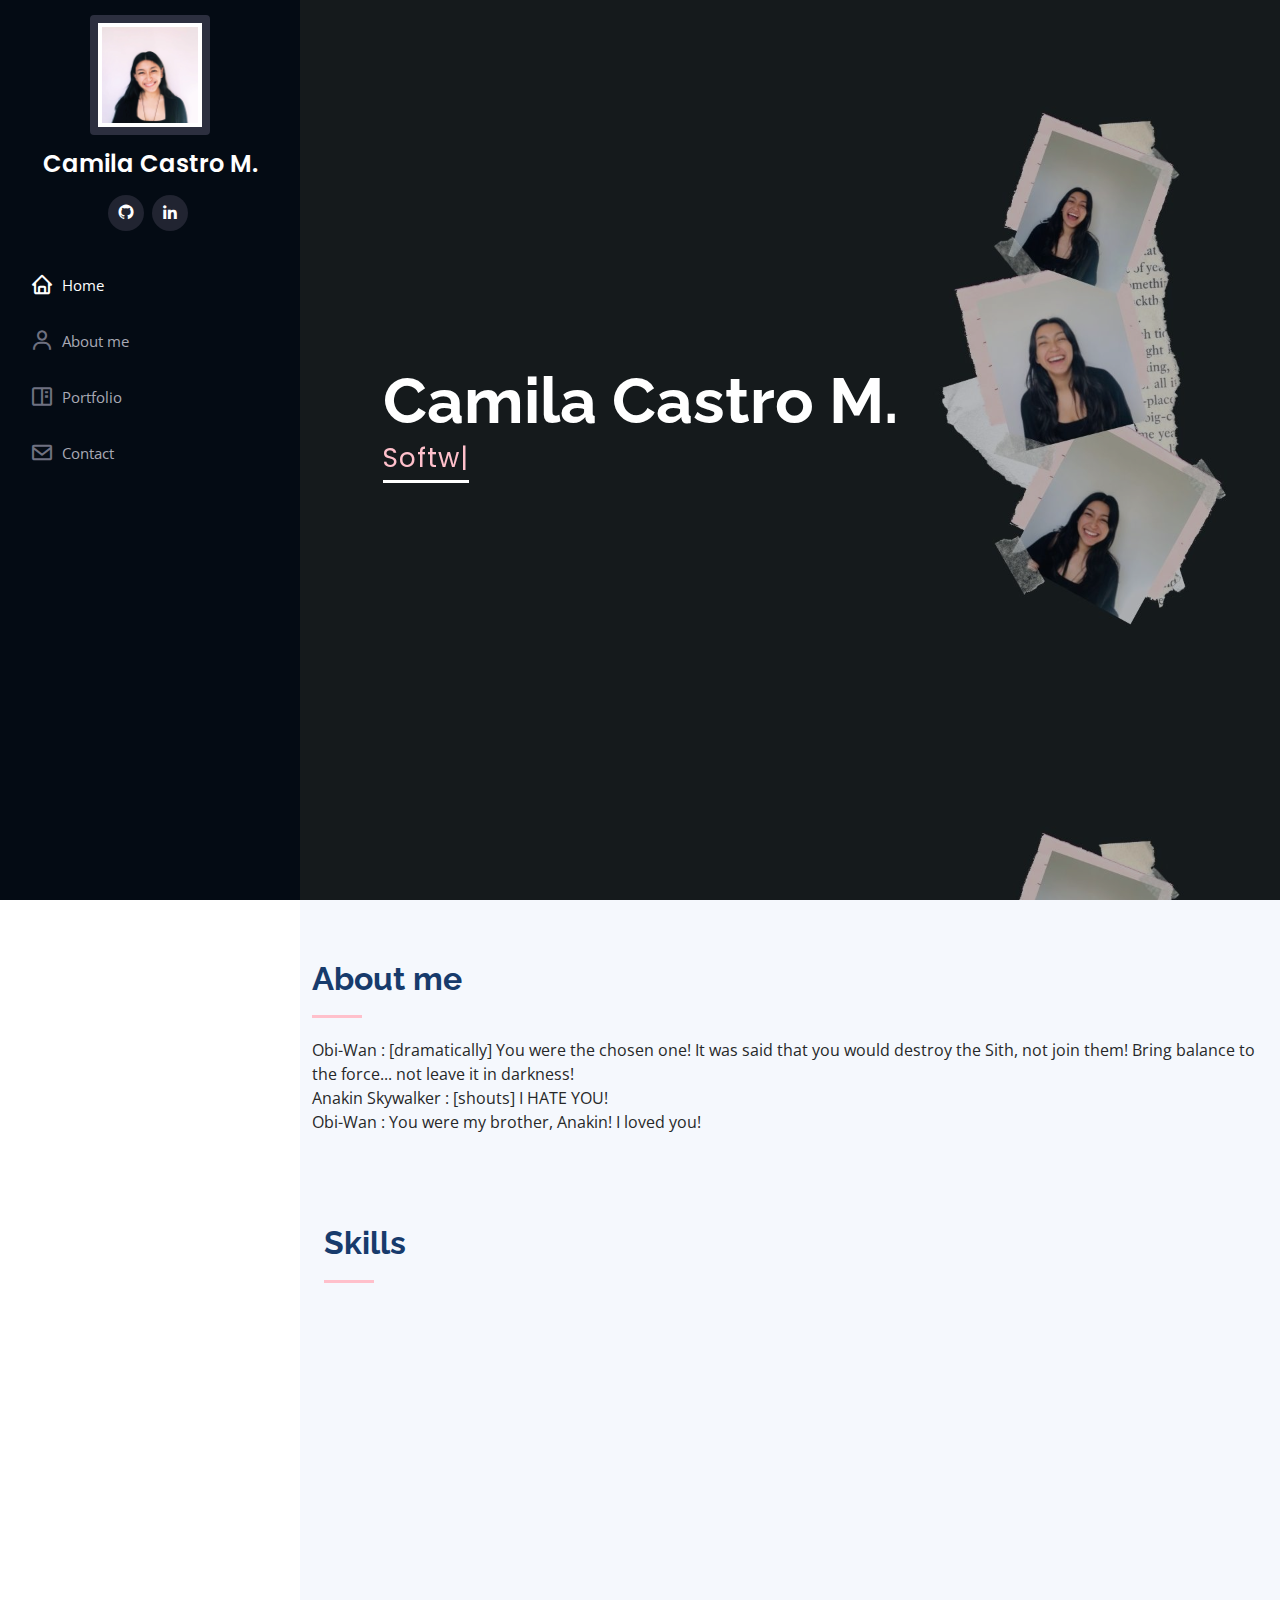
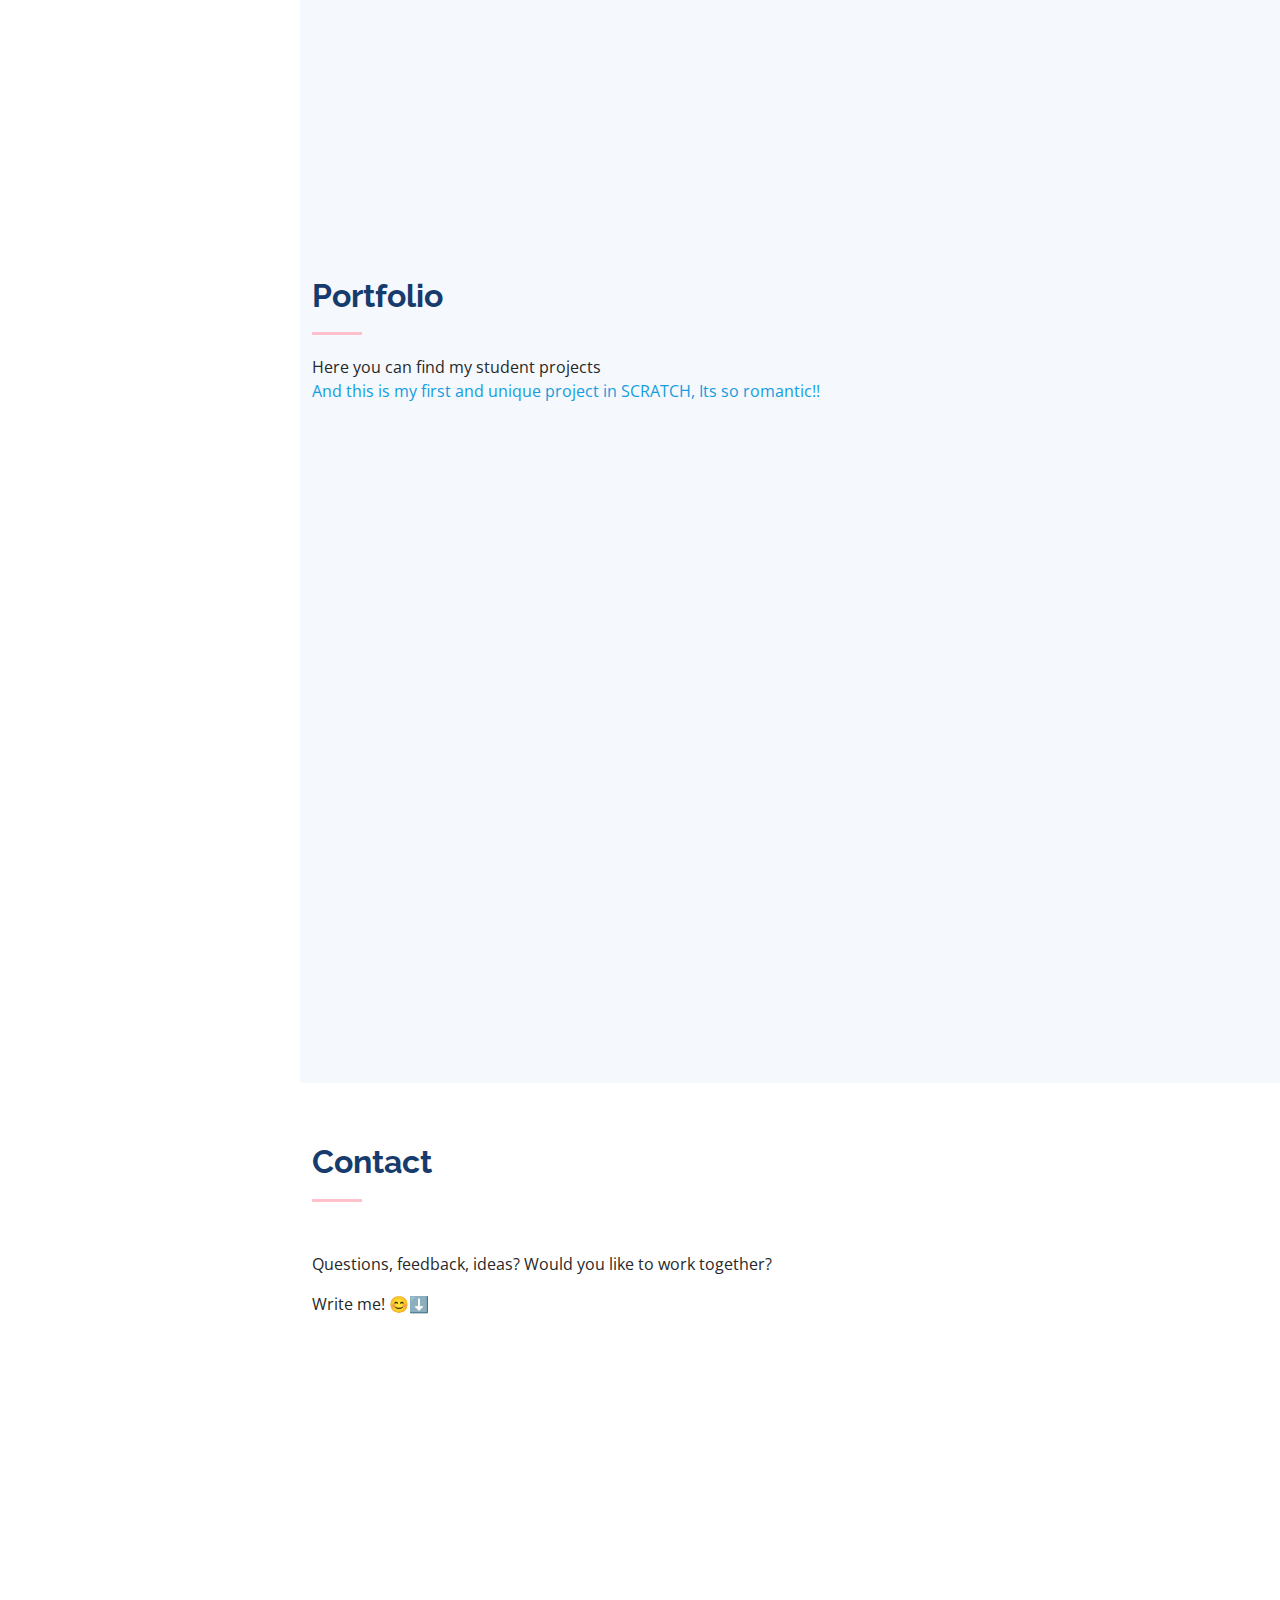
<file: index.html>
<!DOCTYPE html>
<html lang="en">

<head>
  <meta charset="utf-8">
  <meta content="width=device-width, initial-scale=1.0" name="viewport">

  <title>Cami Castro Portfolio</title>
  <meta content="" name="description">
  <meta content="" name="keywords">

  <!-- Favicons -->
  <link href="assets/img/favicon.png" rel="icon">
  <link href="assets/img/apple-touch-icon.png" rel="apple-touch-icon">

  <!-- Google Fonts -->
  <link
    href="https://fonts.googleapis.com/css?family=Open+Sans:300,300i,400,400i,600,600i,700,700i|Raleway:300,300i,400,400i,500,500i,600,600i,700,700i|Poppins:300,300i,400,400i,500,500i,600,600i,700,700i"
    rel="stylesheet">

  <!-- Vendor CSS Files -->
  <link href="assets/vendor/aos/aos.css" rel="stylesheet">
  <link href="assets/vendor/bootstrap/css/bootstrap.min.css" rel="stylesheet">
  <link href="assets/vendor/bootstrap-icons/bootstrap-icons.css" rel="stylesheet">
  <link href="assets/vendor/boxicons/css/boxicons.min.css" rel="stylesheet">
  <link href="assets/vendor/glightbox/css/glightbox.min.css" rel="stylesheet">
  <link href="assets/vendor/swiper/swiper-bundle.min.css" rel="stylesheet">

  <!-- Template Main CSS File -->
  <link href="assets/css/style.css" rel="stylesheet">

  <!-- Global site tag (gtag.js) - Google Analytics -->
  <script async src="https://www.googletagmanager.com/gtag/js?id=G-621DSJZBKD"></script>
  <script>
    window.dataLayer = window.dataLayer || [];
    function gtag() { dataLayer.push(arguments); }
    gtag('js', new Date());

    gtag('config', 'G-621DSJZBKD');
  </script>

  <!-- =======================================================
  * Template Name: iPortfolio - v3.2.0
  * Template URL: https://bootstrapmade.com/iportfolio-bootstrap-portfolio-websites-template/
  * Author: BootstrapMade.com
  * License: https://bootstrapmade.com/license/
  ======================================================== -->
</head>

<body>

  <!-- ======= Mobile nav toggle button ======= -->
  <i class="bi bi-list mobile-nav-toggle d-xl-none"></i>

  <!-- ======= Header ======= -->
  <header id="header">
    <div class="d-flex flex-column">

      <div class="profile">
        <img src="assets/img/profile-img.jpg" alt="" class="img-thumbnail">
        <h1 class="text-light"><a href="index.html">Camila Castro M.</a></h1>
        <div class="social-links mt-3 text-center">
          <a href="https://github.com/castrocami" class="github"><i class="bx bxl-github"></i></a>
          <a href="https://www.linkedin.com/in/camila-castro-mac-namara-577556165/" class="linkedin"><i
              class="bx bxl-linkedin"></i></a>
        </div>
      </div>

      <nav id="navbar" class="nav-menu navbar">
        <ul>
          <li><a href="#hero" class="nav-link scrollto active"><i class="bx bx-home"></i> <span>Home</span></a></li>
          <li><a href="#skills" class="nav-link scrollto"><i class="bx bx-user"></i> <span>About me</span></a></li>
          <!--<li><a href="#resume" class="nav-link scrollto"><i class="bx bx-file-blank"></i> <span>CV</span></a></li>-->
          <li><a href="#portfolio" class="nav-link scrollto"><i class="bx bx-book-content"></i>
              <span>Portfolio</span></a></li>
          <li><a href="#contact" class="nav-link scrollto"><i class="bx bx-envelope"></i> <span>Contact</span></a></li>
        </ul>
      </nav><!-- .nav-menu -->
    </div>
  </header><!-- End Header -->

  <!-- ======= Hero Section ======= -->
  <section id="hero" class="d-flex flex-column justify-content-center align-items-center">
    <div class="hero-container" data-aos="fade-in">
      <h1>Camila Castro M.</h1>
      <p><span class="typed" data-typed-items="Software developer, Nurse"></span></p>
    </div>
  </section><!-- End Hero -->

  <main id="main">

    <!-- ======= Skills Section ======= -->
    <section id="skills" class="skills section-bg">
      <div class="container">

        <div class="section-title">
          <h2>About me</h2>
          <p>Obi-Wan : [dramatically]  You were the chosen one! It was said that you would destroy the Sith,
              not join them! Bring balance to the force... not leave it in darkness!
          </p>
          <p>Anakin Skywalker : [shouts]  I HATE YOU!</p>
          <p>Obi-Wan : You were my brother, Anakin! I loved you!</p>
        </div>
        <section id="testimonials" class="testimonials section-bg">
          <div class="container">

            <div class="section-title">
              <h2>Skills</h2>
            </div>

            <div class="testimonials-slider swiper-container" data-aos="fade-up" data-aos-delay="100">
              <div class="swiper-wrapper">

                <div class="swiper-slide">
                  <div class="testimonial-item" data-aos="fade-up">
                    <img src="assets/img/logos/1.jpg" class="testimonial-img" alt="">
                    <h3>HTML</h3>
                    <img src="assets/img/logos/2.jpg" class="testimonial-img" alt="">
                    <h3>CSS</h3>
                  </div>
                </div>

                <div class="swiper-slide">
                  <div class="testimonial-item" data-aos="fade-up" data-aos-delay="200">
                    <img src="assets/img/logos/3.jpg" class="testimonial-img" alt="">
                    <h3>JavaScript</h3>
                    <img src="assets/img/logos/5.jpg" class="testimonial-img" alt="">
                    <h3>C</h3>
                  </div>
                </div>

                <div class="swiper-slide">
                  <div class="testimonial-item" data-aos="fade-up" data-aos-delay="100">
                    <img src="assets/img/logos/7.jpg" class="testimonial-img" alt="">
                    <h3>React</h3>
                    <img src="assets/img/logos/8.jpg" class="testimonial-img" alt="">
                    <h3>Node</h3>
                  </div>
                </div>

                <div class="swiper-slide">
                  <div class="testimonial-item" data-aos="fade-up" data-aos-delay="300">
                    <img src="assets/img/logos/4.jpg" class="testimonial-img" alt="">
                    <h3>Git</h3>
                    <img src="assets/img/logos/6.jpg" class="testimonial-img" alt="">
                    <h3>Firebase</h3>
                  </div>
                </div>

              </div>
              <div class="swiper-pagination"></div>
            </div>

          </div>
        </section>

      </div>
    </section><!-- End Skills Section -->
    <!-- ======= Portfolio Section ======= -->
    <section id="portfolio" class="portfolio section-bg">
      <div class="container">

        <div class="section-title">
          <h2>Portfolio</h2>
          <p> Here you can find my student projects</p>
          <a href="https://scratch.mit.edu/projects/520422554/"> And this is my first and unique project in SCRATCH, Its
            so romantic!! </a>
        </div>

        <div class="row" data-aos="fade-up">
          <div class="col-lg-12 d-flex justify-content-center">
            <ul id="portfolio-flters">
              <li data-filter="*" class="filter-active">All</li>
              <li data-filter=".filter-app">Front-end</li>
              <li data-filter=".filter-card">Back-end</li>
            </ul>
          </div>
        </div>

        <div class="row portfolio-container" data-aos="fade-up" data-aos-delay="100">

          <div class="col-lg-4 col-md-6 portfolio-item filter-app">
            <div class="portfolio-wrap">
              <img src="assets/img/portfolio/portfolio-1.jpg" class="img-fluid" alt="">
              <div class="portfolio-links">
                <a href="portfolio-details1.html" title="More Details"><i class="bx bx-link"></i></a>
              </div>
            </div>
          </div>

          <div class="col-lg-4 col-md-6 portfolio-item filter-web">
            <div class="portfolio-wrap">
              <img src="assets/img/portfolio/portfolio-2.jpg" class="img-fluid" alt="">
              <div class="portfolio-links">
                <a href="portfolio-details2.html" title="More Details"><i class="bx bx-link"></i></a>
              </div>
            </div>
          </div>

          <div class="col-lg-4 col-md-6 portfolio-item filter-app">
            <div class="portfolio-wrap">
              <img src="assets/img/portfolio/portfolio-3.jpg" class="img-fluid" alt="">
              <div class="portfolio-links">
                <a href="portfolio-details3.html" title="More Details"><i class="bx bx-link"></i></a>
              </div>
            </div>
          </div>

          <div class="col-lg-4 col-md-6 portfolio-item filter-card">
            <div class="portfolio-wrap">
              <img src="assets/img/portfolio/portfolio-4.jpg" class="img-fluid" alt="">
              <div class="portfolio-links">
                <a href="portfolio-details4.html" title="More Details"><i class="bx bx-link"></i></a>
              </div>
            </div>
          </div>

          <div class="col-lg-4 col-md-6 portfolio-item filter-app">
            <div class="portfolio-wrap">
              <img src="assets/img/portfolio/portfolio-5.jpg" class="img-fluid" alt="">
              <div class="portfolio-links">
                <a href="portfolio-details5.html" title="More Details"><i class="bx bx-link"></i></a>
              </div>
            </div>
          </div>
        </div>
    </section><!-- End Portfolio Section -->

    <!-- ======= Contact Section ======= -->
    <section id="contact" class="contact">
      <div class="container">

        <div class="section-title">
          <h2>Contact</h2>
        </div>
        <p>Questions, feedback, ideas? Would you like to work together?</p>
        <p>Write me! 😊⬇️ </p>
        <div class="row" data-aos="fade-in">

          <div class="col-lg-5 d-flex align-items-stretch">
            <div class="info">

              <div class="email">
                <i class="bi bi-envelope"></i>
                <h4>Mail:</h4>
                <p>ccastromn@gmail.com</p>
              </div>

              <div class="phone">
                <i class="bi bi-phone"></i>
                <h4>Phone:</h4>
                <p>+569 9 9896 7617</p>
              </div>
            </div>

          </div>
  </main><!-- End #main -->

  <!-- ======= Footer ======= -->
  <a href="#" class="back-to-top d-flex align-items-center justify-content-center"><i
      class="bi bi-arrow-up-short"></i></a>

  <!-- Vendor JS Files -->
  <script src="assets/vendor/aos/aos.js"></script>
  <script src="assets/vendor/bootstrap/js/bootstrap.bundle.min.js"></script>
  <script src="assets/vendor/glightbox/js/glightbox.min.js"></script>
  <script src="assets/vendor/isotope-layout/isotope.pkgd.min.js"></script>
  <script src="assets/vendor/php-email-form/validate.js"></script>
  <script src="assets/vendor/purecounter/purecounter.js"></script>
  <script src="assets/vendor/swiper/swiper-bundle.min.js"></script>
  <script src="assets/vendor/typed.js/typed.min.js"></script>
  <script src="assets/vendor/waypoints/noframework.waypoints.js"></script>

  <!-- Template Main JS File -->
  <script src="assets/js/main.js"></script>

</body>

</html>
</file>
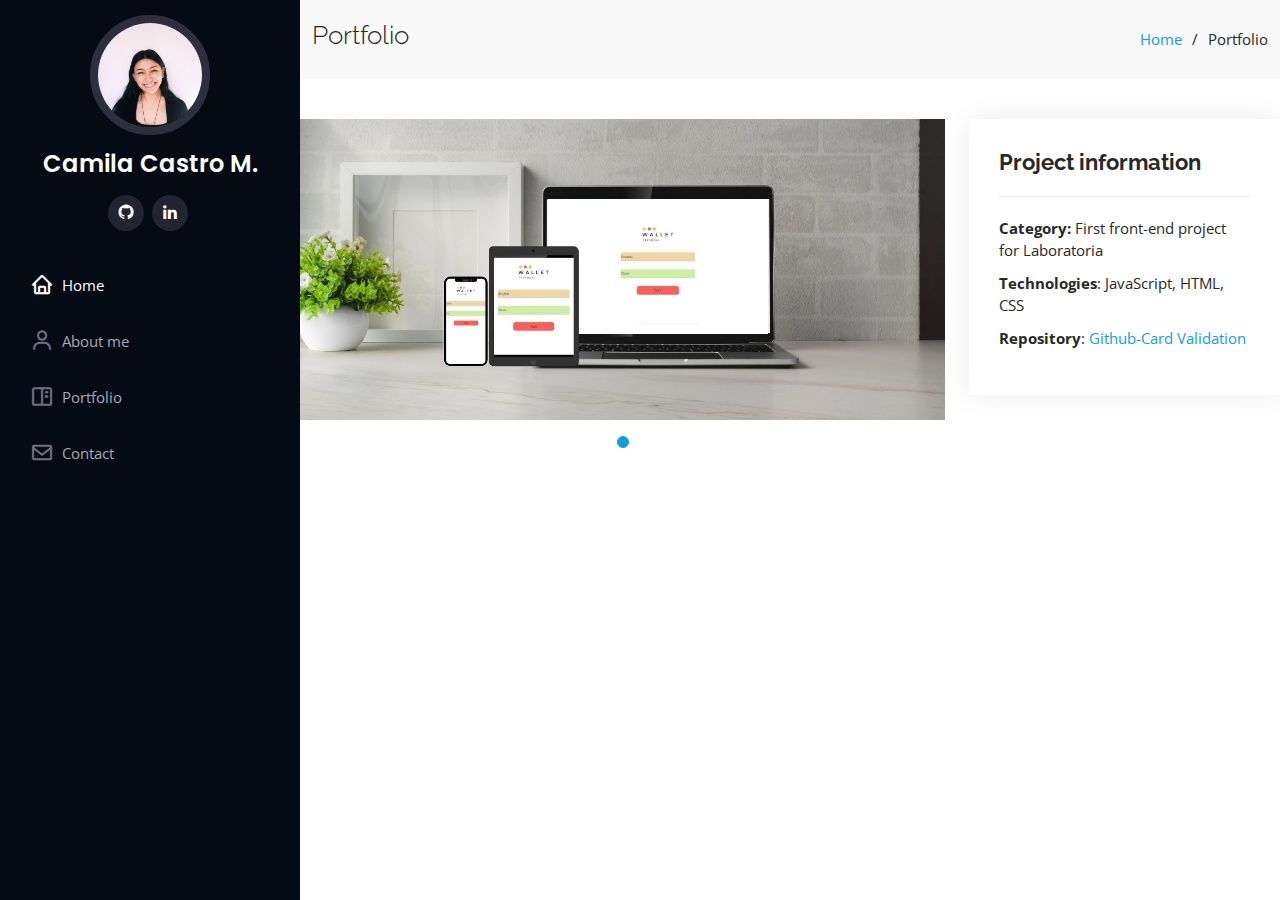
<file: portfolio-details1.html>
<!DOCTYPE html>
<html lang="en">

<head>
  <meta charset="utf-8">
  <meta content="width=device-width, initial-scale=1.0" name="viewport">

  <title>Cami Castro Portfolio</title>
  <meta content="" name="description">
  <meta content="" name="keywords">

  <!-- Favicons -->
  <link href="assets/img/favicon.png" rel="icon">
  <link href="assets/img/apple-touch-icon.png" rel="apple-touch-icon">

  <!-- Google Fonts -->
  <link href="https://fonts.googleapis.com/css?family=Open+Sans:300,300i,400,400i,600,600i,700,700i|Raleway:300,300i,400,400i,500,500i,600,600i,700,700i|Poppins:300,300i,400,400i,500,500i,600,600i,700,700i" rel="stylesheet">

  <!-- Vendor CSS Files -->
  <link href="assets/vendor/aos/aos.css" rel="stylesheet">
  <link href="assets/vendor/bootstrap/css/bootstrap.min.css" rel="stylesheet">
  <link href="assets/vendor/bootstrap-icons/bootstrap-icons.css" rel="stylesheet">
  <link href="assets/vendor/boxicons/css/boxicons.min.css" rel="stylesheet">
  <link href="assets/vendor/glightbox/css/glightbox.min.css" rel="stylesheet">
  <link href="assets/vendor/swiper/swiper-bundle.min.css" rel="stylesheet">

  <!-- Template Main CSS File -->
  <link href="assets/css/style.css" rel="stylesheet">

  <!-- =======================================================
  * Template Name: iPortfolio - v3.2.0
  * Template URL: https://bootstrapmade.com/iportfolio-bootstrap-portfolio-websites-template/
  * Author: BootstrapMade.com
  * License: https://bootstrapmade.com/license/
  ======================================================== -->
</head>

<body>

  <!-- ======= Mobile nav toggle button ======= -->
  <i class="bi bi-list mobile-nav-toggle d-xl-none"></i>

  <!-- ======= Header ======= -->
  <header id="header">
    <div class="d-flex flex-column">

      <div class="profile">
        <img src="assets/img/profile-img.jpg" alt="" class="img-fluid rounded-circle">
        <h1 class="text-light"><a href="index.html">Camila Castro M.</a></h1>
        <div class="social-links mt-3 text-center">
          <a href="https://github.com/castrocami" class="github"><i class="bx bxl-github"></i></a>
          <a href="https://www.linkedin.com/in/camila-castro-mac-namara-577556165/" class="linkedin"><i class="bx bxl-linkedin"></i></a>
        </div>
      </div>

      <nav id="navbar" class="nav-menu navbar">
        <ul>
          <li><a href="index.html#portfolio" class="nav-link scrollto active"><i class="bx bx-home"></i> <span>Home</span></a></li>
          <li><a href="index.html#skills" class="nav-link scrollto"><i class="bx bx-user"></i> <span>About me</span></a></li>
          <li><a href="index.html#portfolio" class="nav-link scrollto"><i class="bx bx-book-content"></i> <span>Portfolio</span></a></li>
          <li><a href="index.html#contact" class="nav-link scrollto"><i class="bx bx-envelope"></i> <span>Contact</span></a></li>
        </ul>
      </nav><!-- .nav-menu -->
    </div>
  </header><!-- End Header -->

  <main id="main">

    <!-- ======= Breadcrumbs ======= -->
    <section id="breadcrumbs" class="breadcrumbs">
      <div class="container">

        <div class="d-flex justify-content-between align-items-center">
          <h2>Portfolio</h2>
          <ol>
            <li><a href="index.html">Home</a></li>
            <li>Portfolio</li>
          </ol>
        </div>

      </div>
    </section><!-- End Breadcrumbs -->

    <!-- ======= Portfolio Details Section ======= -->
    <section id="portfolio-details" class="portfolio-details">
      <div class="container-portfolio-1">

        <div class="row gy-4">

          <div class="col-lg-8">
            <div class="portfolio-details-slider swiper-container">
              <div class="swiper-wrapper align-items-center">

                <div class="swiper-slide">
                  <img src="assets/img/portfolio/portfolio-details-1.jpg" alt="">
                </div>
              </div>
              <div class="swiper-pagination"></div>
            </div>
          </div>

          <div class="col-lg-4">
            <div class="portfolio-info">
              <h3>Project information</h3>
              <ul>
                <li><strong>Category:</strong> First front-end project for Laboratoria</li>
                <li><strong>Technologies</strong>: JavaScript, HTML, CSS</li>
                <li><strong>Repository</strong>: <a href=https://github.com/castrocami/SCL016-card-validation/>Github-Card Validation</a></li>
              </ul>
            </div>
          </div>

        </div>

      </div>
    </section><!-- End Portfolio Details Section -->

  </main><!-- End #main -->

  <a href="#" class="back-to-top d-flex align-items-center justify-content-center"><i class="bi bi-arrow-up-short"></i></a>

  <!-- Vendor JS Files -->
  <script src="assets/vendor/aos/aos.js"></script>
  <script src="assets/vendor/bootstrap/js/bootstrap.bundle.min.js"></script>
  <script src="assets/vendor/glightbox/js/glightbox.min.js"></script>
  <script src="assets/vendor/isotope-layout/isotope.pkgd.min.js"></script>
  <script src="assets/vendor/php-email-form/validate.js"></script>
  <script src="assets/vendor/purecounter/purecounter.js"></script>
  <script src="assets/vendor/swiper/swiper-bundle.min.js"></script>
  <script src="assets/vendor/typed.js/typed.min.js"></script>
  <script src="assets/vendor/waypoints/noframework.waypoints.js"></script>

  <!-- Template Main JS File -->
  <script src="assets/js/main.js"></script>

</body>

</html>
</file>
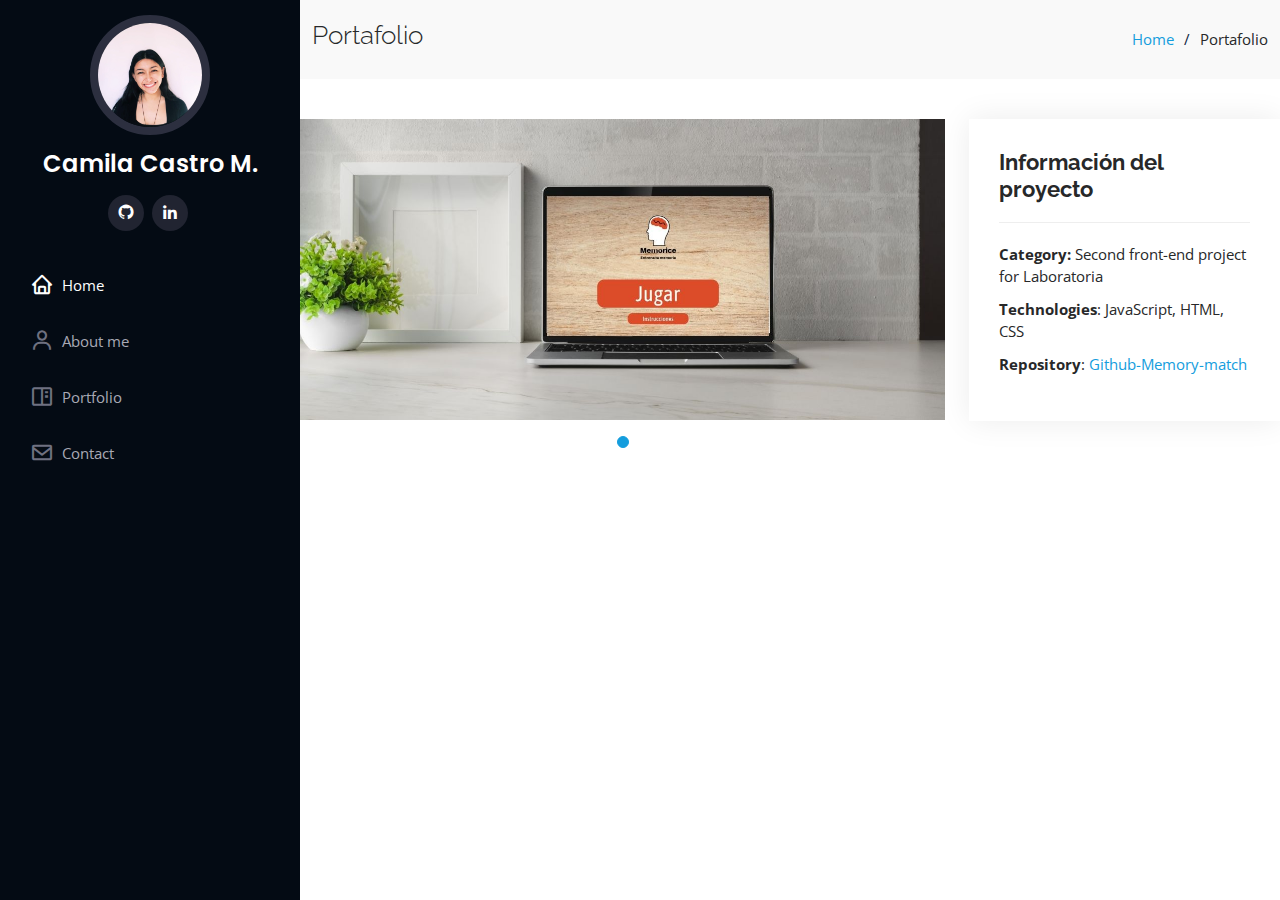
<file: portfolio-details2.html>
<!DOCTYPE html>
<html lang="en">

<head>
  <meta charset="utf-8">
  <meta content="width=device-width, initial-scale=1.0" name="viewport">

  <title>Cami Castro Portfolio</title>
  <meta content="" name="description">
  <meta content="" name="keywords">

  <!-- Favicons -->
  <link href="assets/img/favicon.png" rel="icon">
  <link href="assets/img/apple-touch-icon.png" rel="apple-touch-icon">

  <!-- Google Fonts -->
  <link href="https://fonts.googleapis.com/css?family=Open+Sans:300,300i,400,400i,600,600i,700,700i|Raleway:300,300i,400,400i,500,500i,600,600i,700,700i|Poppins:300,300i,400,400i,500,500i,600,600i,700,700i" rel="stylesheet">

  <!-- Vendor CSS Files -->
  <link href="assets/vendor/aos/aos.css" rel="stylesheet">
  <link href="assets/vendor/bootstrap/css/bootstrap.min.css" rel="stylesheet">
  <link href="assets/vendor/bootstrap-icons/bootstrap-icons.css" rel="stylesheet">
  <link href="assets/vendor/boxicons/css/boxicons.min.css" rel="stylesheet">
  <link href="assets/vendor/glightbox/css/glightbox.min.css" rel="stylesheet">
  <link href="assets/vendor/swiper/swiper-bundle.min.css" rel="stylesheet">

  <!-- Template Main CSS File -->
  <link href="assets/css/style.css" rel="stylesheet">

  <!-- =======================================================
  * Template Name: iPortfolio - v3.2.0
  * Template URL: https://bootstrapmade.com/iportfolio-bootstrap-portfolio-websites-template/
  * Author: BootstrapMade.com
  * License: https://bootstrapmade.com/license/
  ======================================================== -->
</head>

<body>

  <!-- ======= Mobile nav toggle button ======= -->
  <i class="bi bi-list mobile-nav-toggle d-xl-none"></i>

  <!-- ======= Header ======= -->
  <header id="header">
    <div class="d-flex flex-column">

      <div class="profile">
        <img src="assets/img/profile-img.jpg" alt="" class="img-fluid rounded-circle">
        <h1 class="text-light"><a href="index.html">Camila Castro M.</a></h1>
        <div class="social-links mt-3 text-center">
          <a href="https://github.com/castrocami" class="github"><i class="bx bxl-github"></i></a>
          <a href="https://www.linkedin.com/in/camila-castro-mac-namara-577556165/" class="linkedin"><i class="bx bxl-linkedin"></i></a>
        </div>
      </div>

      <nav id="navbar" class="nav-menu navbar">
        <ul>
            <li><a href="index.html#portfolio" class="nav-link scrollto active"><i class="bx bx-home"></i> <span>Home</span></a></li>
            <li><a href="index.html#skills" class="nav-link scrollto"><i class="bx bx-user"></i> <span>About me</span></a></li>
            <li><a href="index.html#portfolio" class="nav-link scrollto"><i class="bx bx-book-content"></i> <span>Portfolio</span></a></li>
            <li><a href="index.html#contact" class="nav-link scrollto"><i class="bx bx-envelope"></i> <span>Contact</span></a></li>
        </ul>
      </nav><!-- .nav-menu -->
    </div>
  </header><!-- End Header -->

  <main id="main">

    <!-- ======= Breadcrumbs ======= -->
    <section id="breadcrumbs" class="breadcrumbs">
      <div class="container">

        <div class="d-flex justify-content-between align-items-center">
          <h2>Portafolio</h2>
          <ol>
            <li><a href="index.html">Home</a></li>
            <li>Portafolio</li>
          </ol>
        </div>

      </div>
    </section><!-- End Breadcrumbs -->

    <!-- ======= Portfolio Details Section ======= -->
    <section id="portfolio-details" class="portfolio-details">
      <div class="container-portfolio-1">

        <div class="row gy-4">

          <div class="col-lg-8">
            <div class="portfolio-details-slider swiper-container">
              <div class="swiper-wrapper align-items-center">

                <div class="swiper-slide">
                  <img src="assets/img/portfolio/portfolio-details-2.jpg" alt="">
                </div>
              </div>
              <div class="swiper-pagination"></div>
            </div>
          </div>

          <div class="col-lg-4">
            <div class="portfolio-info">
              <h3>Información del proyecto</h3>
              <ul>
                <li><strong>Category:</strong> Second front-end project for Laboratoria</li>
                <li><strong>Technologies</strong>: JavaScript, HTML, CSS</li>
                <li><strong>Repository</strong>: <a href=https://github.com/castrocami/SCL016-memory-match-game/>Github-Memory-match</a></li>
              </ul>
            </div>
          </div>

        </div>

      </div>
    </section><!-- End Portfolio Details Section -->

  </main><!-- End #main -->

  <a href="#" class="back-to-top d-flex align-items-center justify-content-center"><i class="bi bi-arrow-up-short"></i></a>

  <!-- Vendor JS Files -->
  <script src="assets/vendor/aos/aos.js"></script>
  <script src="assets/vendor/bootstrap/js/bootstrap.bundle.min.js"></script>
  <script src="assets/vendor/glightbox/js/glightbox.min.js"></script>
  <script src="assets/vendor/isotope-layout/isotope.pkgd.min.js"></script>
  <script src="assets/vendor/php-email-form/validate.js"></script>
  <script src="assets/vendor/purecounter/purecounter.js"></script>
  <script src="assets/vendor/swiper/swiper-bundle.min.js"></script>
  <script src="assets/vendor/typed.js/typed.min.js"></script>
  <script src="assets/vendor/waypoints/noframework.waypoints.js"></script>

  <!-- Template Main JS File -->
  <script src="assets/js/main.js"></script>

</body>

</html>
</file>
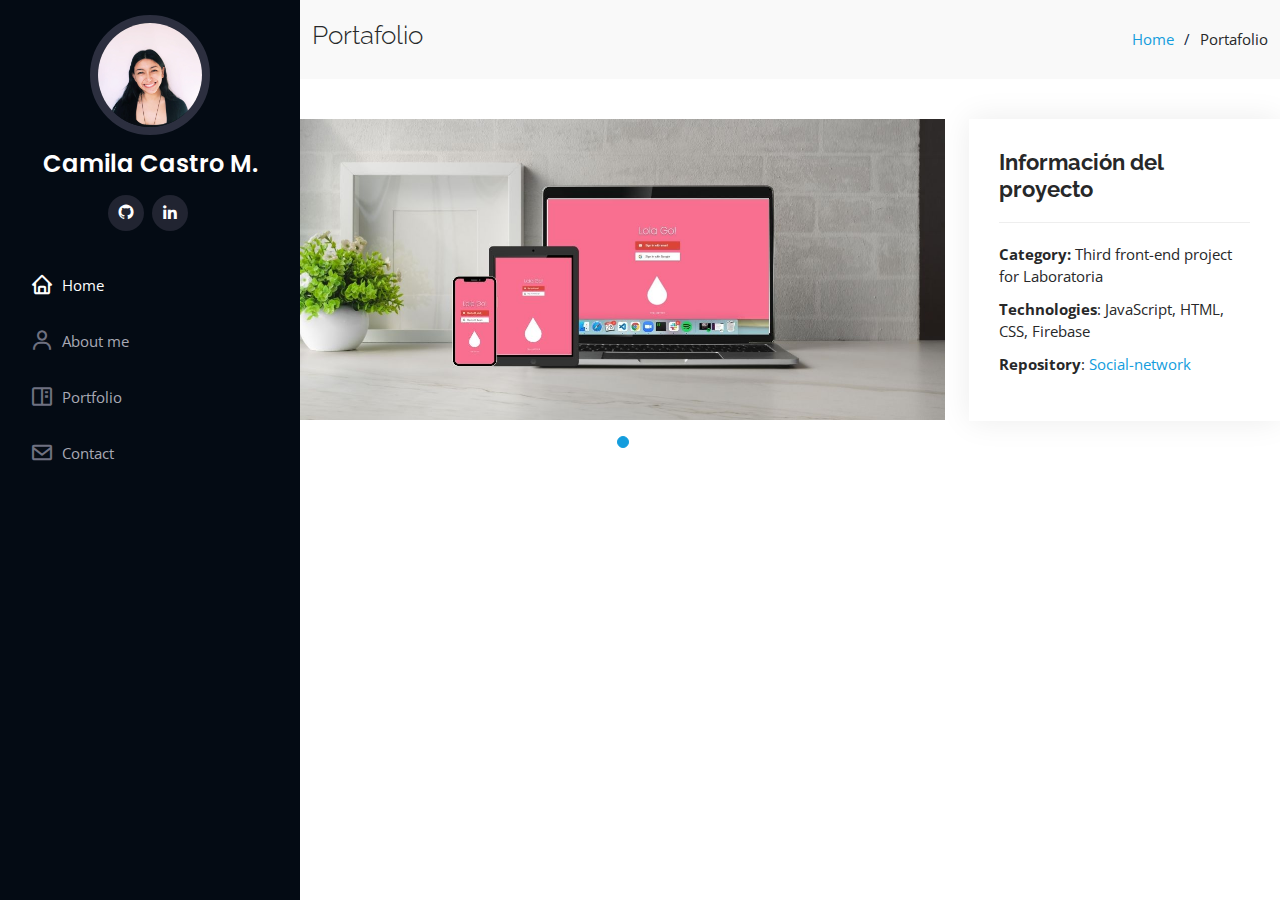
<file: portfolio-details3.html>
<!DOCTYPE html>
<html lang="en">

<head>
  <meta charset="utf-8">
  <meta content="width=device-width, initial-scale=1.0" name="viewport">

  <title>Cami Castro Portfolio</title>
  <meta content="" name="description">
  <meta content="" name="keywords">

  <!-- Favicons -->
  <link href="assets/img/favicon.png" rel="icon">
  <link href="assets/img/apple-touch-icon.png" rel="apple-touch-icon">

  <!-- Google Fonts -->
  <link href="https://fonts.googleapis.com/css?family=Open+Sans:300,300i,400,400i,600,600i,700,700i|Raleway:300,300i,400,400i,500,500i,600,600i,700,700i|Poppins:300,300i,400,400i,500,500i,600,600i,700,700i" rel="stylesheet">

  <!-- Vendor CSS Files -->
  <link href="assets/vendor/aos/aos.css" rel="stylesheet">
  <link href="assets/vendor/bootstrap/css/bootstrap.min.css" rel="stylesheet">
  <link href="assets/vendor/bootstrap-icons/bootstrap-icons.css" rel="stylesheet">
  <link href="assets/vendor/boxicons/css/boxicons.min.css" rel="stylesheet">
  <link href="assets/vendor/glightbox/css/glightbox.min.css" rel="stylesheet">
  <link href="assets/vendor/swiper/swiper-bundle.min.css" rel="stylesheet">

  <!-- Template Main CSS File -->
  <link href="assets/css/style.css" rel="stylesheet">

  <!-- =======================================================
  * Template Name: iPortfolio - v3.2.0
  * Template URL: https://bootstrapmade.com/iportfolio-bootstrap-portfolio-websites-template/
  * Author: BootstrapMade.com
  * License: https://bootstrapmade.com/license/
  ======================================================== -->
</head>

<body>

  <!-- ======= Mobile nav toggle button ======= -->
  <i class="bi bi-list mobile-nav-toggle d-xl-none"></i>

  <!-- ======= Header ======= -->
  <header id="header">
    <div class="d-flex flex-column">

      <div class="profile">
        <img src="assets/img/profile-img.jpg" alt="" class="img-fluid rounded-circle">
        <h1 class="text-light"><a href="index.html">Camila Castro M.</a></h1>
        <div class="social-links mt-3 text-center">
          <a href="https://github.com/castrocami" class="github"><i class="bx bxl-github"></i></a>
          <a href="https://www.linkedin.com/in/camila-castro-mac-namara-577556165/" class="linkedin"><i class="bx bxl-linkedin"></i></a>
        </div>
      </div>

      <nav id="navbar" class="nav-menu navbar">
        <ul>
            <li><a href="index.html#portfolio" class="nav-link scrollto active"><i class="bx bx-home"></i> <span>Home</span></a></li>
            <li><a href="index.html#skills" class="nav-link scrollto"><i class="bx bx-user"></i> <span>About me</span></a></li>
            <li><a href="index.html#portfolio" class="nav-link scrollto"><i class="bx bx-book-content"></i> <span>Portfolio</span></a></li>
            <li><a href="index.html#contact" class="nav-link scrollto"><i class="bx bx-envelope"></i> <span>Contact</span></a></li>
        </ul>
      </nav><!-- .nav-menu -->
    </div>
  </header><!-- End Header -->

  <main id="main">

    <!-- ======= Breadcrumbs ======= -->
    <section id="breadcrumbs" class="breadcrumbs">
      <div class="container">

        <div class="d-flex justify-content-between align-items-center">
          <h2>Portafolio</h2>
          <ol>
            <li><a href="index.html">Home</a></li>
            <li>Portafolio</li>
          </ol>
        </div>

      </div>
    </section><!-- End Breadcrumbs -->

    <!-- ======= Portfolio Details Section ======= -->
    <section id="portfolio-details" class="portfolio-details">
      <div class="container-portfolio-1">

        <div class="row gy-4">

          <div class="col-lg-8">
            <div class="portfolio-details-slider swiper-container">
              <div class="swiper-wrapper align-items-center">

                <div class="swiper-slide">
                  <img src="assets/img/portfolio/portfolio-details-3.jpg" alt="">
                </div>
              </div>
              <div class="swiper-pagination"></div>
            </div>
          </div>

          <div class="col-lg-4">
            <div class="portfolio-info">
              <h3>Información del proyecto</h3>
              <ul>
                <li><strong>Category:</strong> Third front-end project for Laboratoria</li>
                <li><strong>Technologies</strong>: JavaScript, HTML, CSS, Firebase</li>
                <li><strong>Repository</strong>: <a href=https://github.com/castrocami/SCL016-social-network/>Social-network</a></li>
              </ul>
            </div>
          </div>

        </div>

      </div>
    </section><!-- End Portfolio Details Section -->

  </main><!-- End #main -->


  <a href="#" class="back-to-top d-flex align-items-center justify-content-center"><i class="bi bi-arrow-up-short"></i></a>

  <!-- Vendor JS Files -->
  <script src="assets/vendor/aos/aos.js"></script>
  <script src="assets/vendor/bootstrap/js/bootstrap.bundle.min.js"></script>
  <script src="assets/vendor/glightbox/js/glightbox.min.js"></script>
  <script src="assets/vendor/isotope-layout/isotope.pkgd.min.js"></script>
  <script src="assets/vendor/php-email-form/validate.js"></script>
  <script src="assets/vendor/purecounter/purecounter.js"></script>
  <script src="assets/vendor/swiper/swiper-bundle.min.js"></script>
  <script src="assets/vendor/typed.js/typed.min.js"></script>
  <script src="assets/vendor/waypoints/noframework.waypoints.js"></script>

  <!-- Template Main JS File -->
  <script src="assets/js/main.js"></script>

</body>

</html>
</file>
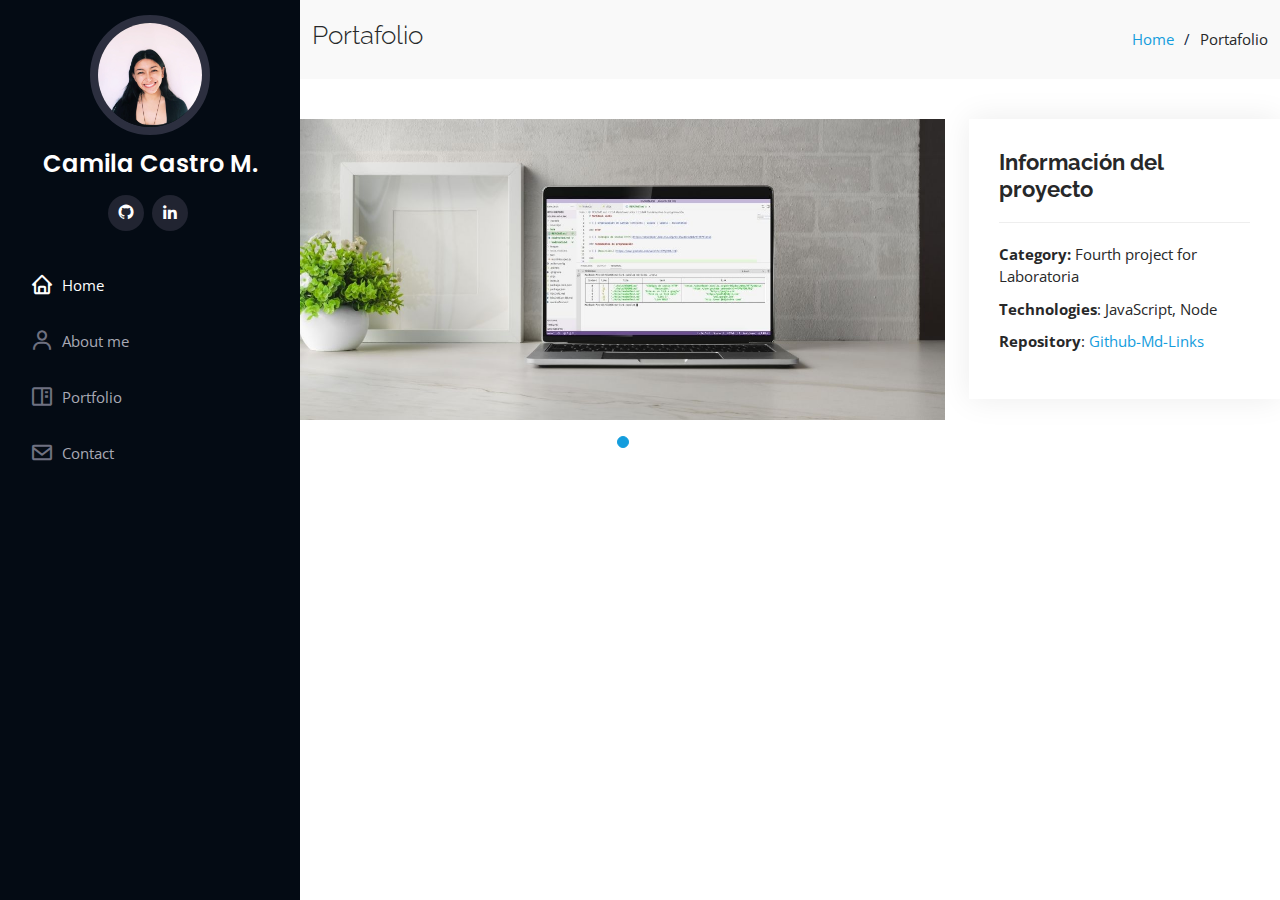
<file: portfolio-details4.html>
<!DOCTYPE html>
<html lang="en">

<head>
  <meta charset="utf-8">
  <meta content="width=device-width, initial-scale=1.0" name="viewport">

  <title>Cami Castro Portfolio</title>
  <meta content="" name="description">
  <meta content="" name="keywords">

  <!-- Favicons -->
  <link href="assets/img/favicon.png" rel="icon">
  <link href="assets/img/apple-touch-icon.png" rel="apple-touch-icon">

  <!-- Google Fonts -->
  <link href="https://fonts.googleapis.com/css?family=Open+Sans:300,300i,400,400i,600,600i,700,700i|Raleway:300,300i,400,400i,500,500i,600,600i,700,700i|Poppins:300,300i,400,400i,500,500i,600,600i,700,700i" rel="stylesheet">

  <!-- Vendor CSS Files -->
  <link href="assets/vendor/aos/aos.css" rel="stylesheet">
  <link href="assets/vendor/bootstrap/css/bootstrap.min.css" rel="stylesheet">
  <link href="assets/vendor/bootstrap-icons/bootstrap-icons.css" rel="stylesheet">
  <link href="assets/vendor/boxicons/css/boxicons.min.css" rel="stylesheet">
  <link href="assets/vendor/glightbox/css/glightbox.min.css" rel="stylesheet">
  <link href="assets/vendor/swiper/swiper-bundle.min.css" rel="stylesheet">

  <!-- Template Main CSS File -->
  <link href="assets/css/style.css" rel="stylesheet">

  <!-- =======================================================
  * Template Name: iPortfolio - v3.2.0
  * Template URL: https://bootstrapmade.com/iportfolio-bootstrap-portfolio-websites-template/
  * Author: BootstrapMade.com
  * License: https://bootstrapmade.com/license/
  ======================================================== -->
</head>

<body>

  <!-- ======= Mobile nav toggle button ======= -->
  <i class="bi bi-list mobile-nav-toggle d-xl-none"></i>

  <!-- ======= Header ======= -->
  <header id="header">
    <div class="d-flex flex-column">

      <div class="profile">
        <img src="assets/img/profile-img.jpg" alt="" class="img-fluid rounded-circle">
        <h1 class="text-light"><a href="index.html">Camila Castro M.</a></h1>
        <div class="social-links mt-3 text-center">
          <a href="https://github.com/castrocami" class="github"><i class="bx bxl-github"></i></a>
          <a href="https://www.linkedin.com/in/camila-castro-mac-namara-577556165/" class="linkedin"><i class="bx bxl-linkedin"></i></a>
        </div>
      </div>

      <nav id="navbar" class="nav-menu navbar">
        <ul>
            <li><a href="index.html#portfolio" class="nav-link scrollto active"><i class="bx bx-home"></i> <span>Home</span></a></li>
            <li><a href="index.html#skills" class="nav-link scrollto"><i class="bx bx-user"></i> <span>About me</span></a></li>
            <li><a href="index.html#portfolio" class="nav-link scrollto"><i class="bx bx-book-content"></i> <span>Portfolio</span></a></li>
            <li><a href="index.html#contact" class="nav-link scrollto"><i class="bx bx-envelope"></i> <span>Contact</span></a></li>
        </ul>
      </nav><!-- .nav-menu -->
    </div>
  </header><!-- End Header -->

  <main id="main">

    <!-- ======= Breadcrumbs ======= -->
    <section id="breadcrumbs" class="breadcrumbs">
      <div class="container">

        <div class="d-flex justify-content-between align-items-center">
          <h2>Portafolio</h2>
          <ol>
            <li><a href="index.html">Home</a></li>
            <li>Portafolio</li>
          </ol>
        </div>

      </div>
    </section><!-- End Breadcrumbs -->

    <!-- ======= Portfolio Details Section ======= -->
    <section id="portfolio-details" class="portfolio-details">
      <div class="container-portfolio-1">

        <div class="row gy-4">

          <div class="col-lg-8">
            <div class="portfolio-details-slider swiper-container">
              <div class="swiper-wrapper align-items-center">

                <div class="swiper-slide">
                  <img src="assets/img/portfolio/portfolio-details-4.jpg" alt="">
                </div>
              </div>
              <div class="swiper-pagination"></div>
            </div>
          </div>

          <div class="col-lg-4">
            <div class="portfolio-info">
              <h3>Información del proyecto</h3>
              <ul>
                <li><strong>Category:</strong> Fourth project for Laboratoria</li>
                <li><strong>Technologies</strong>: JavaScript, Node</li>
                <li><strong>Repository</strong>: <a href=https://github.com/castrocami/SCL016-md-link/>Github-Md-Links</a></li>
              </ul>
            </div>
          </div>

        </div>

      </div>
    </section><!-- End Portfolio Details Section -->

  </main><!-- End #main -->


  <a href="#" class="back-to-top d-flex align-items-center justify-content-center"><i class="bi bi-arrow-up-short"></i></a>

  <!-- Vendor JS Files -->
  <script src="assets/vendor/aos/aos.js"></script>
  <script src="assets/vendor/bootstrap/js/bootstrap.bundle.min.js"></script>
  <script src="assets/vendor/glightbox/js/glightbox.min.js"></script>
  <script src="assets/vendor/isotope-layout/isotope.pkgd.min.js"></script>
  <script src="assets/vendor/php-email-form/validate.js"></script>
  <script src="assets/vendor/purecounter/purecounter.js"></script>
  <script src="assets/vendor/swiper/swiper-bundle.min.js"></script>
  <script src="assets/vendor/typed.js/typed.min.js"></script>
  <script src="assets/vendor/waypoints/noframework.waypoints.js"></script>

  <!-- Template Main JS File -->
  <script src="assets/js/main.js"></script>

</body>

</html>
</file>
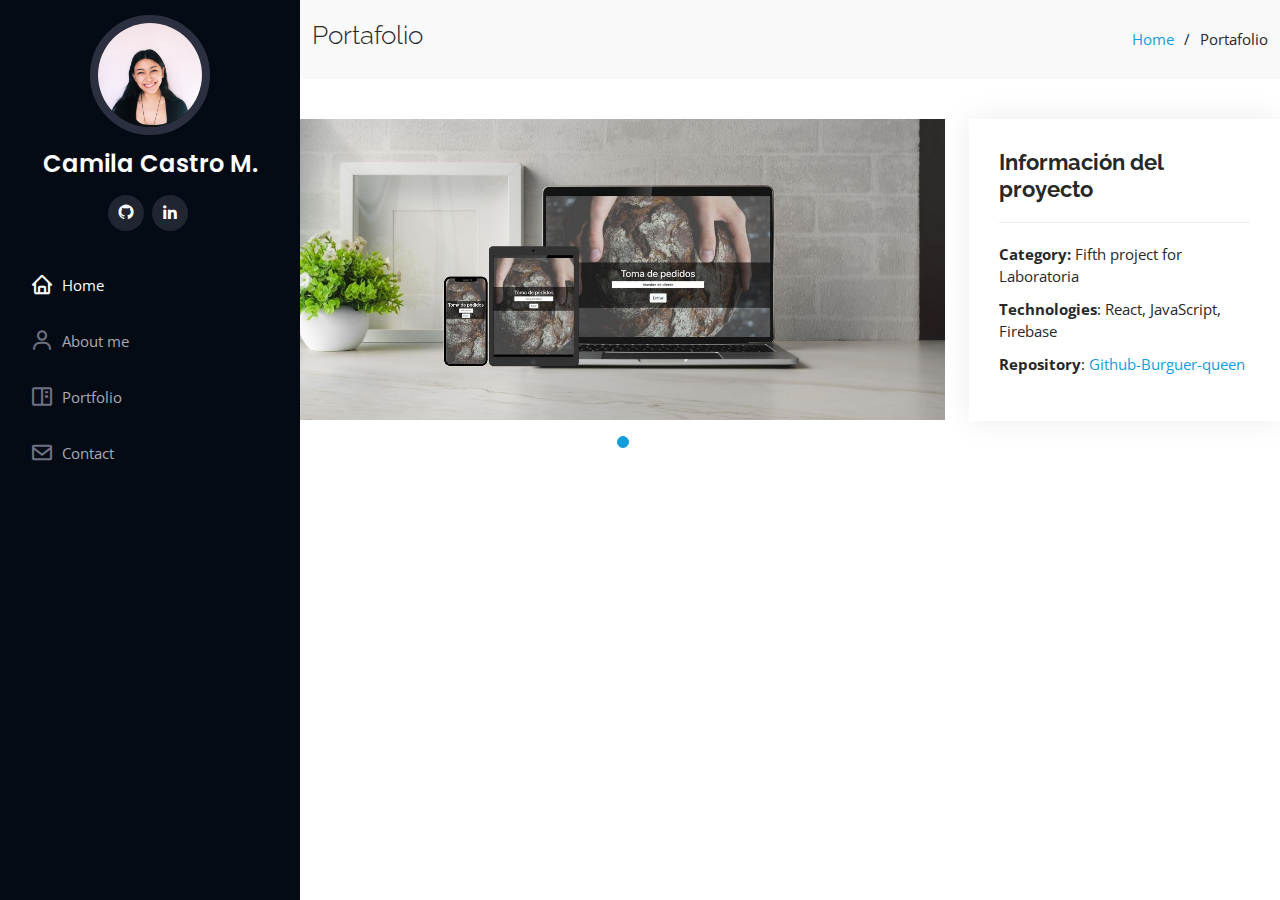
<file: portfolio-details5.html>
<!DOCTYPE html>
<html lang="en">

<head>
  <meta charset="utf-8">
  <meta content="width=device-width, initial-scale=1.0" name="viewport">

  <title>Cami Castro Portfolio</title>
  <meta content="" name="description">
  <meta content="" name="keywords">

  <!-- Favicons -->
  <link href="assets/img/favicon.png" rel="icon">
  <link href="assets/img/apple-touch-icon.png" rel="apple-touch-icon">

  <!-- Google Fonts -->
  <link href="https://fonts.googleapis.com/css?family=Open+Sans:300,300i,400,400i,600,600i,700,700i|Raleway:300,300i,400,400i,500,500i,600,600i,700,700i|Poppins:300,300i,400,400i,500,500i,600,600i,700,700i" rel="stylesheet">

  <!-- Vendor CSS Files -->
  <link href="assets/vendor/aos/aos.css" rel="stylesheet">
  <link href="assets/vendor/bootstrap/css/bootstrap.min.css" rel="stylesheet">
  <link href="assets/vendor/bootstrap-icons/bootstrap-icons.css" rel="stylesheet">
  <link href="assets/vendor/boxicons/css/boxicons.min.css" rel="stylesheet">
  <link href="assets/vendor/glightbox/css/glightbox.min.css" rel="stylesheet">
  <link href="assets/vendor/swiper/swiper-bundle.min.css" rel="stylesheet">

  <!-- Template Main CSS File -->
  <link href="assets/css/style.css" rel="stylesheet">

  <!-- =======================================================
  * Template Name: iPortfolio - v3.2.0
  * Template URL: https://bootstrapmade.com/iportfolio-bootstrap-portfolio-websites-template/
  * Author: BootstrapMade.com
  * License: https://bootstrapmade.com/license/
  ======================================================== -->
</head>

<body>

  <!-- ======= Mobile nav toggle button ======= -->
  <i class="bi bi-list mobile-nav-toggle d-xl-none"></i>

  <!-- ======= Header ======= -->
  <header id="header">
    <div class="d-flex flex-column">

      <div class="profile">
        <img src="assets/img/profile-img.jpg" alt="" class="img-fluid rounded-circle">
        <h1 class="text-light"><a href="index.html">Camila Castro M.</a></h1>
        <div class="social-links mt-3 text-center">
          <a href="https://github.com/castrocami" class="github"><i class="bx bxl-github"></i></a>
          <a href="https://www.linkedin.com/in/camila-castro-mac-namara-577556165/" class="linkedin"><i class="bx bxl-linkedin"></i></a>
        </div>
      </div>

      <nav id="navbar" class="nav-menu navbar">
        <ul>
            <li><a href="index.html#portfolio" class="nav-link scrollto active"><i class="bx bx-home"></i> <span>Home</span></a></li>
            <li><a href="index.html#skills" class="nav-link scrollto"><i class="bx bx-user"></i> <span>About me</span></a></li>
            <li><a href="index.html#portfolio" class="nav-link scrollto"><i class="bx bx-book-content"></i> <span>Portfolio</span></a></li>
            <li><a href="index.html#contact" class="nav-link scrollto"><i class="bx bx-envelope"></i> <span>Contact</span></a></li>
        </ul>
      </nav><!-- .nav-menu -->
    </div>
  </header><!-- End Header -->

  <main id="main">

    <!-- ======= Breadcrumbs ======= -->
    <section id="breadcrumbs" class="breadcrumbs">
      <div class="container">

        <div class="d-flex justify-content-between align-items-center">
          <h2>Portafolio</h2>
          <ol>
            <li><a href="index.html">Home</a></li>
            <li>Portafolio</li>
          </ol>
        </div>

      </div>
    </section><!-- End Breadcrumbs -->

    <!-- ======= Portfolio Details Section ======= -->
    <section id="portfolio-details" class="portfolio-details">
      <div class="container-portfolio-1">

        <div class="row gy-4">

          <div class="col-lg-8">
            <div class="portfolio-details-slider swiper-container">
              <div class="swiper-wrapper align-items-center">

                <div class="swiper-slide">
                  <img src="assets/img/portfolio/portfolio-details-5.jpg" alt="">
                </div>
              </div>
              <div class="swiper-pagination"></div>
            </div>
          </div>

          <div class="col-lg-4">
            <div class="portfolio-info">
              <h3>Información del proyecto</h3>
              <ul>
                <li><strong>Category:</strong> Fifth project for Laboratoria</li>
                <li><strong>Technologies</strong>: React, JavaScript, Firebase</li>
                <li><strong>Repository</strong>: <a href=https://github.com/castrocami/SCL016-burger-queen/>Github-Burguer-queen</a></li>
              </ul>
            </div>
          </div>

        </div>

      </div>
    </section><!-- End Portfolio Details Section -->

  </main><!-- End #main -->


  <a href="#" class="back-to-top d-flex align-items-center justify-content-center"><i class="bi bi-arrow-up-short"></i></a>

  <!-- Vendor JS Files -->
  <script src="assets/vendor/aos/aos.js"></script>
  <script src="assets/vendor/bootstrap/js/bootstrap.bundle.min.js"></script>
  <script src="assets/vendor/glightbox/js/glightbox.min.js"></script>
  <script src="assets/vendor/isotope-layout/isotope.pkgd.min.js"></script>
  <script src="assets/vendor/php-email-form/validate.js"></script>
  <script src="assets/vendor/purecounter/purecounter.js"></script>
  <script src="assets/vendor/swiper/swiper-bundle.min.js"></script>
  <script src="assets/vendor/typed.js/typed.min.js"></script>
  <script src="assets/vendor/waypoints/noframework.waypoints.js"></script>

  <!-- Template Main JS File -->
  <script src="assets/js/main.js"></script>

</body>

</html>
</file>
<file: assets/css/style.css>
/**
* Template Name: iPortfolio - v3.2.0
* Template URL: https://bootstrapmade.com/iportfolio-bootstrap-portfolio-websites-template/
* Author: BootstrapMade.com
* License: https://bootstrapmade.com/license/
*/

/*--------------------------------------------------------------
# General
--------------------------------------------------------------*/
body {
  font-family: "Open Sans", sans-serif;
  color: #272829;
}

a {
  color: #149ddd;
  text-decoration: none;
}

a:hover {
  color: #37b3ed;
  text-decoration: none;
}

h1, h2, h3, h4, h5, h6 {
  font-family: "Raleway", sans-serif;
}

/*--------------------------------------------------------------
# Back to top button
--------------------------------------------------------------*/
.back-to-top {
  position: fixed;
  visibility: hidden;
  opacity: 0;
  right: 15px;
  bottom: 15px;
  z-index: 996;
  background:pink;
  width: 40px;
  height: 40px;
  border-radius: 50px;
  transition: all 0.4s;
}

.back-to-top i {
  font-size: 28px;
  color: #fff;
  line-height: 0;
}

.back-to-top:hover {
  background: #2eafec;
  color: #fff;
}

.back-to-top.active {
  visibility: visible;
  opacity: 1;
}

/*--------------------------------------------------------------
# Header
--------------------------------------------------------------*/
#header {
  position: fixed;
  top: 0;
  left: 0;
  bottom: 0;
  width: 300px;
  transition: all ease-in-out 0.5s;
  z-index: 9997;
  transition: all 0.5s;
  padding: 0 15px;
  background: #040b14;
  overflow-y: auto;
}

#header .profile img {
  margin: 15px auto;
  display: block;
  width: 120px;
  border: 8px solid #2c2f3f;
}

#header .profile h1 {
  font-size: 24px;
  margin: 0;
  padding: 0;
  font-weight: 600;
  -moz-text-align-last: center;
  text-align-last: center;
  font-family: "Poppins", sans-serif;
}

#header .profile h1 a, #header .profile h1 a:hover {
  color: #fff;
  text-decoration: none;
}

#header .profile .social-links a {
  font-size: 18px;
  display: inline-block;
  background: #212431;
  color: #fff;
  line-height: 1;
  padding: 8px 0;
  margin-right: 4px;
  border-radius: 50%;
  text-align: center;
  width: 36px;
  height: 36px;
  transition: 0.3s;
}

#header .profile .social-links a:hover {
  background: #149ddd;
  color: #fff;
  text-decoration: none;
}

#main {
  margin-left: 300px;
}

@media (max-width: 1199px) {
  #header {
    left: -300px;
  }
  #main {
    margin-left: 0;
  }
}

/*--------------------------------------------------------------
# Navigation Menu
--------------------------------------------------------------*/
/* Desktop Navigation */
.nav-menu {
  padding: 30px 0 0 0;
}

.nav-menu * {
  margin: 0;
  padding: 0;
  list-style: none;
}

.nav-menu > ul > li {
  position: relative;
  white-space: nowrap;
}

.nav-menu a {
  display: flex;
  align-items: center;
  color: #a8a9b4;
  padding: 12px 15px;
  margin-bottom: 8px;
  transition: 0.3s;
  font-size: 15px;
}

.nav-menu a i {
  font-size: 24px;
  padding-right: 8px;
  color: #6f7180;
}

.nav-menu a:hover, .nav-menu .active, .nav-menu li:hover > a {
  text-decoration: none;
  color: #fff;
}

.nav-menu a:hover i, .nav-menu .active i, .nav-menu li:hover > a i {
  color: white;
}

/* Mobile Navigation */
.mobile-nav-toggle {
  position: fixed;
  right: 15px;
  top: 15px;
  z-index: 9998;
  border: 0;
  font-size: 24px;
  transition: all 0.4s;
  outline: none !important;
  background-color: pink;
  color: #fff;
  width: 40px;
  height: 40px;
  display: inline-flex;
  align-items: center;
  justify-content: center;
  line-height: 0;
  border-radius: 50px;
  cursor: pointer;
}

.mobile-nav-active {
  overflow: hidden;
}

.mobile-nav-active #header {
  left: 0;
}

/*--------------------------------------------------------------
# Hero Section
--------------------------------------------------------------*/
#hero {
  width: 100%;
  height: 100vh;
  background: url("../img/profilepic.jpg") top center;
  background-size: cover;
}

#hero:before {
  content: "";
  background: rgba(5, 13, 24, 0.3);
  position: absolute;
  bottom: 0;
  top: 0;
  left: 0;
  right: 0;
  z-index: 1;
}

#hero .hero-container {
  position: relative;
  z-index: 2;
  min-width: 300px;
}

#hero h1 {
  margin: 0 0 10px 0;
  font-size: 64px;
  font-weight: 700;
  line-height: 56px;
  color: #fff;
}

#hero p {
  color:pink;
  margin-bottom: 50px;
  font-size: 26px;
  font-family: "Poppins", sans-serif;
}

#hero p span {
  color: pink;
  padding-bottom: 4px;
  letter-spacing: 1px;
  border-bottom: 3px solid white;
}

@media (min-width: 1024px) {
  #hero {
    /*background-attachment: fixed;*/
    width: 100%;
    height: 100vh;
    background: url("../img/profilepic.jpg") top center;
    background-size: contain;
  }
}

@media (max-width: 768px) {
  #hero {
    width: 100%;
    height: 100vh;
    background: url("../img/profilepic.jpg") top center;
    background-size: contain;
  }
  #hero h1 {
    font-size: 28px;
    line-height: 36px;
  }
  #hero h2 {
    font-size: 18px;
    line-height: 24px;
    margin-bottom: 30px;
  }
}

/*--------------------------------------------------------------
# Sections General
--------------------------------------------------------------*/
section {
  padding: 60px 0;
  overflow: hidden;
}

.section-bg {
  background: #f5f8fd;
}

.section-title {
  padding-bottom: 30px;
}

.section-title h2 {
  font-size: 32px;
  font-weight: bold;
  margin-bottom: 20px;
  padding-bottom: 20px;
  position: relative;
  color: #173b6c;
}

.section-title h2::after {
  content: '';
  position: absolute;
  display: block;
  width: 50px;
  height: 3px;
  background: pink;
  bottom: 0;
  left: 0;
}

.section-title p {
  margin-bottom: 0;
}

/*--------------------------------------------------------------
# About
--------------------------------------------------------------*/
.about .content h3 {
  font-weight: 700;
  font-size: 26px;
  color: #173b6c;
}

.about .content ul {
  list-style: none;
  padding: 0;
}

.about .content ul li {
  margin-bottom: 20px;
  display: flex;
  align-items: center;
}

.about .content ul strong {
  margin-right: 10px;
}

.about .content ul i {
  font-size: 16px;
  margin-right: 5px;
  color: #149ddd;
  line-height: 0;
}

.about .content p:last-child {
  margin-bottom: 0;
}

/*--------------------------------------------------------------
# Facts
--------------------------------------------------------------*/
.facts {
  padding-bottom: 30px;
}

.facts .count-box {
  padding: 30px;
  width: 100%;
}

.facts .count-box i {
  display: block;
  font-size: 44px;
  color: #149ddd;
  float: left;
  line-height: 0;
}

.facts .count-box span {
  font-size: 48px;
  line-height: 40px;
  display: block;
  font-weight: 700;
  color: #050d18;
  margin-left: 60px;
}

.facts .count-box p {
  padding: 15px 0 0 0;
  margin: 0 0 0 60px;
  font-family: "Raleway", sans-serif;
  font-size: 14px;
  color: #122f57;
}

.facts .count-box a {
  font-weight: 600;
  display: block;
  margin-top: 20px;
  color: #122f57;
  font-size: 15px;
  font-family: "Poppins", sans-serif;
  transition: ease-in-out 0.3s;
}

.facts .count-box a:hover {
  color: #1f5297;
}

/*--------------------------------------------------------------
# Akills
--------------------------------------------------------------*/

.swiper-slide img {
  /*height: 20vh;*/
  width: 10vw;
}
.skills .progress {
  height: 60px;
  display: block;
  background: none;
  border-radius: 0;
}

.skills .progress .skill {
  padding: 0;
  margin: 0 0 6px 0;
  text-transform: uppercase;
  display: block;
  font-weight: 600;
  font-family: "Poppins", sans-serif;
  color: #050d18;
}

.skills .progress .skill .val {
  float: right;
  font-style: normal;
}

.skills .progress-bar-wrap {
  background: #dce8f8;
  height: 10px;
}

.skills .progress-bar {
  width: 1px;
  height: 10px;
  transition: .9s;
  background-color: #149ddd;
}


/*--------------------------------------------------------------
# Resume
--------------------------------------------------------------*/
.resume .resume-title {
  font-size: 26px;
  font-weight: 700;
  margin-top: 20px;
  margin-bottom: 20px;
  color: #050d18;
}

.resume .resume-item {
  padding: 0 0 20px 20px;
  margin-top: -2px;
  border-left: 2px solid #1f5297;
  position: relative;
}

.resume .resume-item h4 {
  line-height: 18px;
  font-size: 18px;
  font-weight: 600;
  text-transform: uppercase;
  font-family: "Poppins", sans-serif;
  color: #050d18;
  margin-bottom: 10px;
}

.resume .resume-item h5 {
  font-size: 16px;
  background: #e4edf9;
  padding: 5px 15px;
  display: inline-block;
  font-weight: 600;
  margin-bottom: 10px;
}

.resume .resume-item ul {
  padding-left: 20px;
}

.resume .resume-item ul li {
  padding-bottom: 10px;
}

.resume .resume-item:last-child {
  padding-bottom: 0;
}

.resume .resume-item::before {
  content: "";
  position: absolute;
  width: 16px;
  height: 16px;
  border-radius: 50px;
  left: -9px;
  top: 0;
  background: #fff;
  border: 2px solid #1f5297;
}

/*--------------------------------------------------------------
# Portfolio
--------------------------------------------------------------*/
.portfolio .portfolio-item {
  margin-bottom: 30px;
}

.portfolio #portfolio-flters {
  padding: 0;
  margin: 0 auto 35px auto;
  list-style: none;
  text-align: center;
  background: #fff;
  border-radius: 50px;
  padding: 2px 15px;
}

.portfolio #portfolio-flters li {
  cursor: pointer;
  display: inline-block;
  padding: 10px 15px 8px 15px;
  font-size: 14px;
  font-weight: 600;
  line-height: 1;
  text-transform: uppercase;
  color: #272829;
  margin-bottom: 5px;
  transition: all 0.3s ease-in-out;
}

.portfolio #portfolio-flters li:hover, .portfolio #portfolio-flters li.filter-active {
  color: #149ddd;
}

.portfolio #portfolio-flters li:last-child {
  margin-right: 0;
}

.portfolio .portfolio-wrap {
  transition: 0.3s;
  position: relative;
  overflow: hidden;
  z-index: 1;
}

.portfolio .portfolio-wrap::before {
  content: "";
  background: rgba(255, 255, 255, 0.5);
  position: absolute;
  left: 0;
  right: 0;
  top: 0;
  bottom: 0;
  transition: all ease-in-out 0.3s;
  z-index: 2;
  opacity: 0;
}

.portfolio .portfolio-wrap .portfolio-links {
  opacity: 1;
  left: 0;
  right: 0;
  bottom: -60px;
  z-index: 3;
  position: absolute;
  transition: all ease-in-out 0.3s;
  display: flex;
  justify-content: center;
}

.portfolio .portfolio-wrap .portfolio-links a {
  color: #fff;
  font-size: 28px;
  text-align: center;
  background: rgba(20, 157, 221, 0.75);
  transition: 0.3s;
  width: 50%;
}

.portfolio .portfolio-wrap .portfolio-links a:hover {
  background: rgba(20, 157, 221, 0.95);
}

.portfolio .portfolio-wrap .portfolio-links a + a {
  border-left: 1px solid #37b3ed;
}

.portfolio .portfolio-wrap:hover::before {
  top: 0;
  left: 0;
  right: 0;
  bottom: 0;
  opacity: 1;
}

.portfolio .portfolio-wrap:hover .portfolio-links {
  opacity: 1;
  bottom: 0;
}

/*--------------------------------------------------------------
# Portfolio Details
--------------------------------------------------------------*/
.portfolio-details {
  padding-top: 40px;
}

.portfolio-details .portfolio-details-slider img {
  width: 100%;
}

.portfolio-details .portfolio-details-slider .swiper-pagination {
  margin-top: 20px;
  position: relative;
}

.portfolio-details .portfolio-details-slider .swiper-pagination .swiper-pagination-bullet {
  width: 12px;
  height: 12px;
  background-color: #fff;
  opacity: 1;
  border: 1px solid #149ddd;
}

.portfolio-details .portfolio-details-slider .swiper-pagination .swiper-pagination-bullet-active {
  background-color: #149ddd;
}

.portfolio-details .portfolio-info {
  padding: 30px;
  box-shadow: 0px 0 30px rgba(5, 13, 24, 0.08);
}

.portfolio-details .portfolio-info h3 {
  font-size: 22px;
  font-weight: 700;
  margin-bottom: 20px;
  padding-bottom: 20px;
  border-bottom: 1px solid #eee;
}

.portfolio-details .portfolio-info ul {
  list-style: none;
  padding: 0;
  font-size: 15px;
}

.portfolio-details .portfolio-info ul li + li {
  margin-top: 10px;
}

.portfolio-details .portfolio-description {
  padding-top: 30px;
}

.portfolio-details .portfolio-description h2 {
  font-size: 26px;
  font-weight: 700;
  margin-bottom: 20px;
}

.portfolio-details .portfolio-description p {
  padding: 0;
}

/*--------------------------------------------------------------
# Services
--------------------------------------------------------------*/
.services .icon-box {
  margin-bottom: 20px;
}

.services .icon {
  float: left;
  display: flex;
  align-items: center;
  justify-content: center;
  width: 54px;
  height: 54px;
  background: #149ddd;
  border-radius: 50%;
  transition: 0.5s;
  border: 1px solid #149ddd;
}

.services .icon i {
  color: #fff;
  font-size: 24px;
  line-height: 0;
}

.services .icon-box:hover .icon {
  background: #fff;
}

.services .icon-box:hover .icon i {
  color: #149ddd;
}

.services .title {
  margin-left: 80px;
  font-weight: 700;
  margin-bottom: 15px;
  font-size: 18px;
}

.services .title a {
  color: #343a40;
}

.services .title a:hover {
  color: #149ddd;
}

.services .description {
  margin-left: 80px;
  line-height: 24px;
  font-size: 14px;
}

/*--------------------------------------------------------------
# Testimonials
--------------------------------------------------------------*/
.testimonials .testimonial-item {
  box-sizing: content-box;
  text-align: center;
  min-height: 320px;
}

.testimonials .testimonial-item .testimonial-img {
  width: 90px;
  border-radius: 50%;
  margin: 0 auto;
}

.testimonials .testimonial-item h3 {
  font-size: 18px;
  font-weight: bold;
  margin: 10px 0 5px 0;
  color: #111;
}

.testimonials .testimonial-item h4 {
  font-size: 14px;
  color: #999;
  margin: 0;
}

.testimonials .testimonial-item .quote-icon-left, .testimonials .testimonial-item .quote-icon-right {
  color: #c3e8fa;
  font-size: 26px;
}

.testimonials .testimonial-item .quote-icon-left {
  display: inline-block;
  left: -5px;
  position: relative;
}

.testimonials .testimonial-item .quote-icon-right {
  display: inline-block;
  right: -5px;
  position: relative;
  top: 10px;
}

.testimonials .testimonial-item p {
  font-style: italic;
  margin: 0 15px 15px 15px;
  padding: 20px;
  background: #fff;
  position: relative;
  margin-bottom: 35px;
  border-radius: 6px;
  box-shadow: 0px 2px 15px rgba(0, 0, 0, 0.1);
}

.testimonials .testimonial-item p::after {
  content: "";
  width: 0;
  height: 0;
  border-top: 20px solid #fff;
  border-right: 20px solid transparent;
  border-left: 20px solid transparent;
  position: absolute;
  bottom: -20px;
  left: calc(50% - 20px);
}

.testimonials .swiper-pagination {
  margin-top: 20px;
  position: relative;
}

.testimonials .swiper-pagination .swiper-pagination-bullet {
  width: 12px;
  height: 12px;
  background-color: #fff;
  opacity: 1;
  border: 1px solid #149ddd;
}

.testimonials .swiper-pagination .swiper-pagination-bullet-active {
  background-color: #149ddd;
}

/*--------------------------------------------------------------
# Contact
--------------------------------------------------------------*/
.contact {
  padding-bottom: 130px;
}

.contact .info {
  padding: 30px;
  background: #fff;
  width: 100%;
  box-shadow: 0 0 24px 0 rgba(0, 0, 0, 0.12);
}

.contact .info i {
  font-size: 20px;
  color: #149ddd;
  float: left;
  width: 44px;
  height: 44px;
  background: #dff3fc;
  display: flex;
  justify-content: center;
  align-items: center;
  border-radius: 50px;
  transition: all 0.3s ease-in-out;
}

.contact .info h4 {
  padding: 0 0 0 60px;
  font-size: 22px;
  font-weight: 600;
  margin-bottom: 5px;
  color: #050d18;
}

.contact .info p {
  padding: 0 0 10px 60px;
  margin-bottom: 20px;
  font-size: 14px;
  color: #173b6c;
}

.contact .info .email p {
  padding-top: 5px;
}

.contact .info .social-links {
  padding-left: 60px;
}

.contact .info .social-links a {
  font-size: 18px;
  display: inline-block;
  background: #333;
  color: #fff;
  line-height: 1;
  padding: 8px 0;
  border-radius: 50%;
  text-align: center;
  width: 36px;
  height: 36px;
  transition: 0.3s;
  margin-right: 10px;
}

.contact .info .social-links a:hover {
  background: #149ddd;
  color: #fff;
}

.contact .info .email:hover i, .contact .info .address:hover i, .contact .info .phone:hover i {
  background: #149ddd;
  color: #fff;
}

.contact .php-email-form {
  width: 100%;
  padding: 30px;
  background: #fff;
  box-shadow: 0 0 24px 0 rgba(0, 0, 0, 0.12);
}

.contact .php-email-form .form-group {
  padding-bottom: 8px;
}

.contact .php-email-form .validate {
  display: none;
  color: red;
  margin: 0 0 15px 0;
  font-weight: 400;
  font-size: 13px;
}

.contact .php-email-form .error-message {
  display: none;
  color: #fff;
  background: #ed3c0d;
  text-align: left;
  padding: 15px;
  font-weight: 600;
}

.contact .php-email-form .error-message br + br {
  margin-top: 25px;
}

.contact .php-email-form .sent-message {
  display: none;
  color: #fff;
  background: #18d26e;
  text-align: center;
  padding: 15px;
  font-weight: 600;
}

.contact .php-email-form .loading {
  display: none;
  background: #fff;
  text-align: center;
  padding: 15px;
}

.contact .php-email-form .loading:before {
  content: "";
  display: inline-block;
  border-radius: 50%;
  width: 24px;
  height: 24px;
  margin: 0 10px -6px 0;
  border: 3px solid #18d26e;
  border-top-color: #eee;
  -webkit-animation: animate-loading 1s linear infinite;
  animation: animate-loading 1s linear infinite;
}

.contact .php-email-form .form-group {
  margin-bottom: 15px;
}

.contact .php-email-form label {
  padding-bottom: 8px;
}

.contact .php-email-form input, .contact .php-email-form textarea {
  border-radius: 0;
  box-shadow: none;
  font-size: 14px;
}

.contact .php-email-form input {
  height: 44px;
}

.contact .php-email-form textarea {
  padding: 10px 15px;
}

.contact .php-email-form button[type="submit"] {
  background: #149ddd;
  border: 0;
  padding: 10px 24px;
  color: #fff;
  transition: 0.4s;
  border-radius: 4px;
}

.contact .php-email-form button[type="submit"]:hover {
  background: #37b3ed;
}

@-webkit-keyframes animate-loading {
  0% {
    transform: rotate(0deg);
  }
  100% {
    transform: rotate(360deg);
  }
}

@keyframes animate-loading {
  0% {
    transform: rotate(0deg);
  }
  100% {
    transform: rotate(360deg);
  }
}

/*--------------------------------------------------------------
# Breadcrumbs
--------------------------------------------------------------*/
.breadcrumbs {
  padding: 20px 0;
  background: #f9f9f9;
}

.breadcrumbs h2 {
  font-size: 26px;
  font-weight: 300;
}

.breadcrumbs ol {
  display: flex;
  flex-wrap: wrap;
  list-style: none;
  padding: 0;
  margin: 0;
  font-size: 15px;
}

.breadcrumbs ol li + li {
  padding-left: 10px;
}

.breadcrumbs ol li + li::before {
  display: inline-block;
  padding-right: 10px;
  color: #0e2442;
  content: "/";
}

@media (max-width: 768px) {
  .breadcrumbs .d-flex {
    display: block !important;
  }
  .breadcrumbs ol {
    display: block;
  }
  .breadcrumbs ol li {
    display: inline-block;
  }
}

/*--------------------------------------------------------------
# Footer
--------------------------------------------------------------*/
#footer {
  padding: 15px;
  color: #f4f6fd;
  font-size: 14px;
  position: fixed;
  left: 0;
  bottom: 0;
  width: 300px;
  z-index: 9999;
  background: #040b14;
}

#footer .copyright {
  text-align: center;
}

#footer .credits {
  padding-top: 5px;
  text-align: center;
  font-size: 13px;
  color: #eaebf0;
}

@media (max-width: 1199px) {
  #footer {
    position: static;
    width: auto;
    padding-right: 20px 15px;
  }
}
</file>
